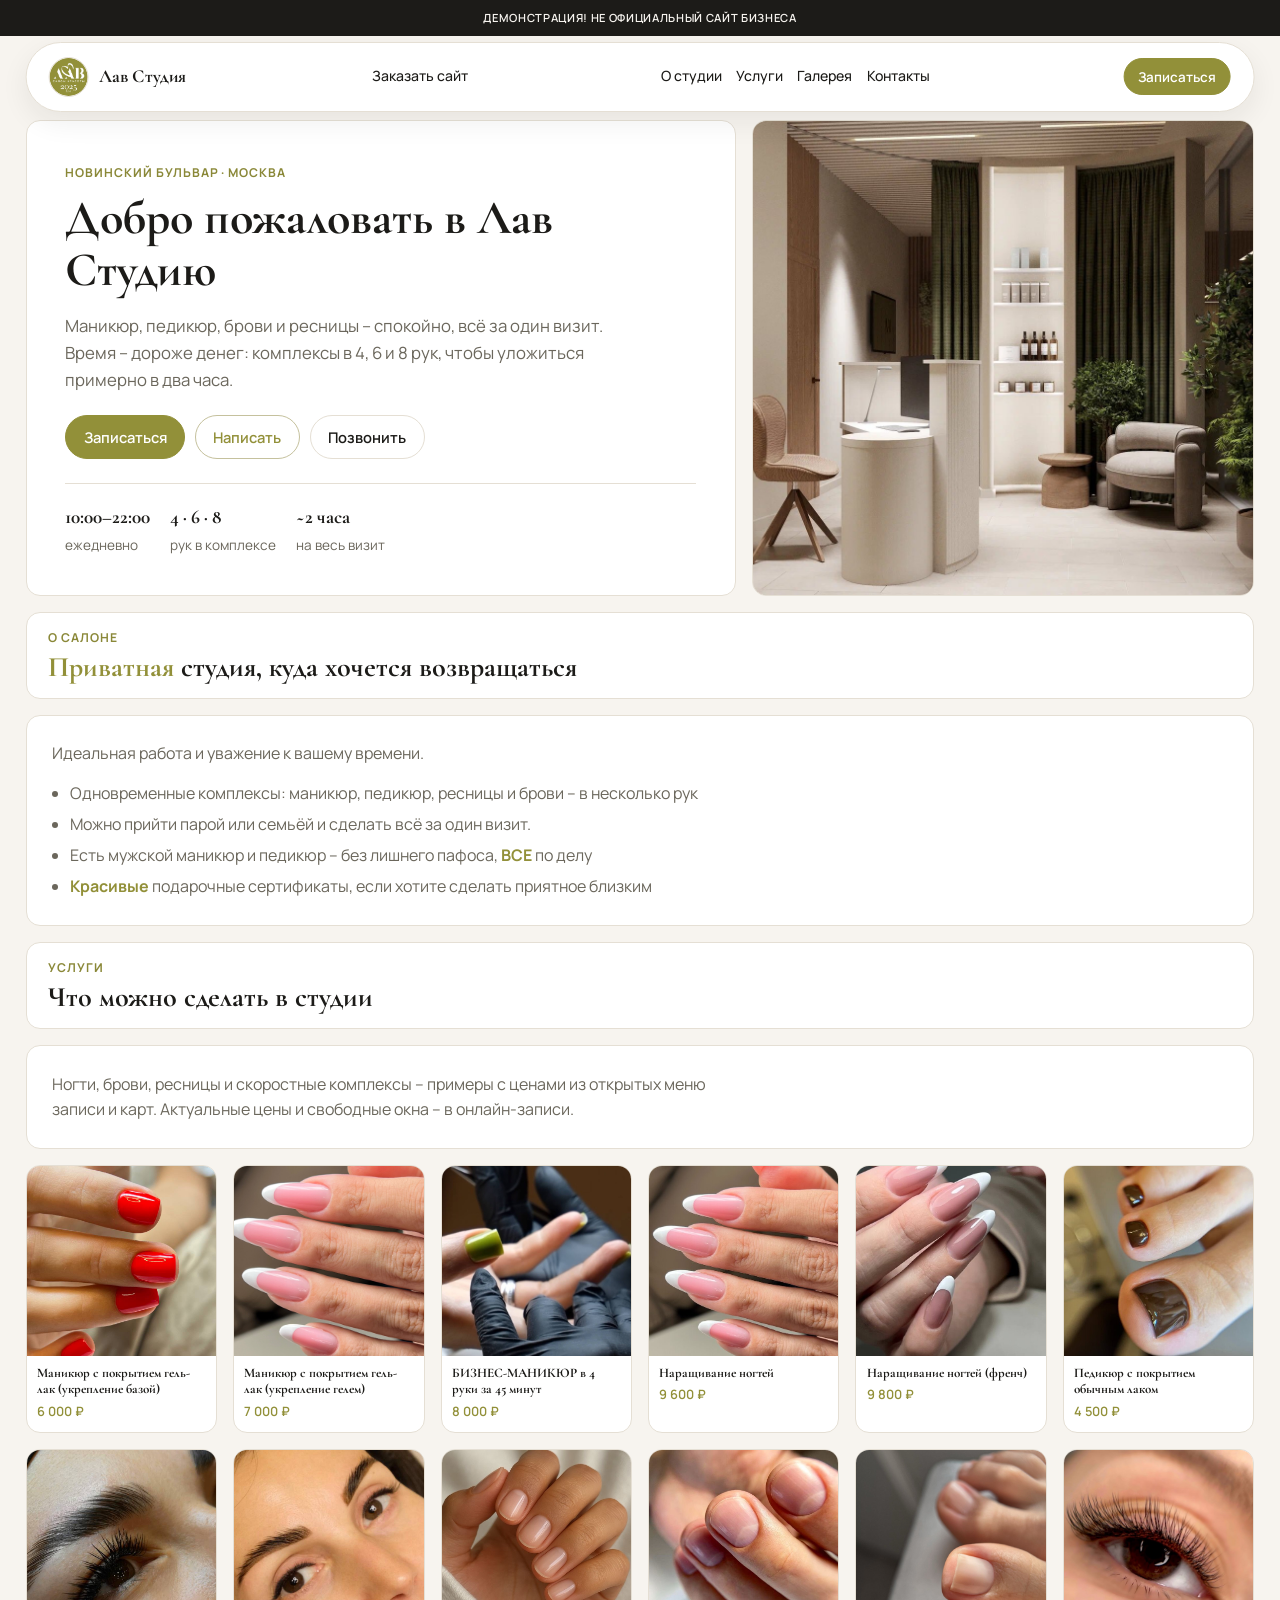
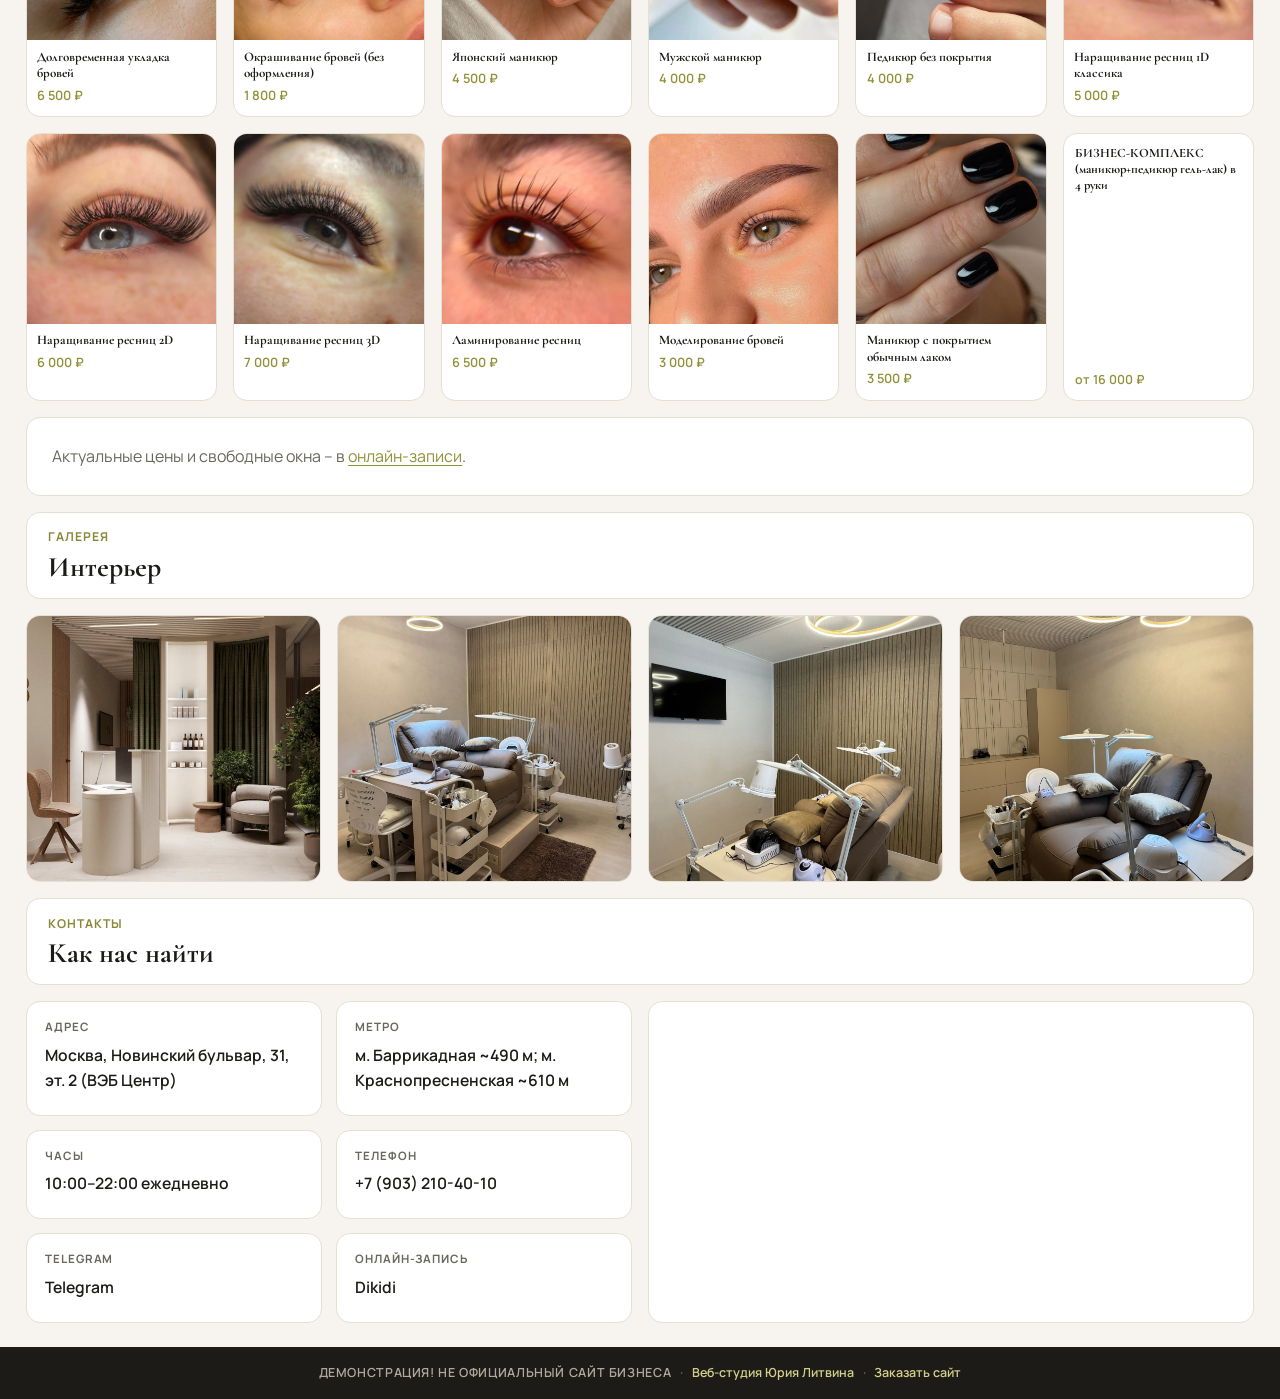
<file: index.html>
<!DOCTYPE html>
<html lang="ru">
<head>
  <meta charset="utf-8">
  <meta name="viewport" content="width=device-width, initial-scale=1.0">
  <meta name="robots" content="noindex, nofollow">
  <title>Лав Студия – салон красоты на Новинском</title>
  <meta name="description" content="Лав Студия на Новинском бульваре, 31: салон одновременной заботы – комплексы маникюра, педикюра, бровей и ресниц в 4, 6 или 8 рук. Запись ежедневно 10:00–22:00 у м. Баррикадная.">
  <meta name="theme-color" content="#929039">

  <link rel="icon" sizes="any" href="logos/favicon.ico">
  <link rel="icon" type="image/png" sizes="32x32" href="logos/favicon-32x32.png">
  <link rel="apple-touch-icon" sizes="180x180" href="logos/apple-touch-icon.png">

  <link rel="preload" href="fonts/manrope-400.ttf" as="font" type="font/ttf" crossorigin>
  <link rel="preload" href="fonts/cormorant-garamond-700.ttf" as="font" type="font/ttf" crossorigin>
  <link rel="stylesheet" href="css/fonts.css">
  <link rel="stylesheet" href="css/styles.css">
</head>
<body class="t-mosaic" id="top">
  <a class="skip-link" href="#main">К содержанию</a>

  <div class="demo-strip" role="note">ДЕМОНСТРАЦИЯ! НЕ ОФИЦИАЛЬНЫЙ САЙТ БИЗНЕСА</div>

  <header class="site-header">
    <div class="container header-inner">
      <a class="brand" href="#top">
        <img class="brand__logo" src="logos/logo.png" alt="Лав Студия" width="80" height="80">
        <span class="brand__text">
          <span class="brand__name">Лав Студия</span>
        </span>
      </a>

      <a class="order-link" href="https://litviniuv.ru/webstudio/order/?c=m4qx" rel="noopener noreferrer">Заказать сайт</a>

      <nav class="nav-desktop" aria-label="Основная навигация">
        <a href="#about">О студии</a>
        <a href="#services">Услуги</a>
        <a href="#gallery">Галерея</a>
        <a href="#contacts">Контакты</a>
      </nav>

      <div class="header-actions">
        <a class="btn btn--primary btn--sm" href="https://dikidi.ru/1859659" rel="noopener noreferrer">Записаться</a>
        <button class="burger" type="button" aria-expanded="false" aria-controls="mobile-menu" aria-label="Открыть меню">
          <span></span><span></span><span></span>
        </button>
      </div>
    </div>
  </header>

  <nav id="mobile-menu" class="nav-drawer" aria-label="Мобильное меню" hidden>
    <div class="container">
      <a href="https://litviniuv.ru/webstudio/order/?c=m4qx" rel="noopener noreferrer">Заказать сайт</a>
      <a href="#about">О студии</a>
      <a href="#services">Услуги</a>
      <a href="#gallery">Галерея</a>
      <a href="#contacts">Контакты</a>
    </div>
  </nav>

  <main id="main" class="mosaic">
    <!-- Hero: copy + interior visual (not a services/work photo). -->
    <section class="mosaic-band mosaic-band--hero">
      <article class="m-tile hero-tile">
        <p class="section__eyebrow">Новинский бульвар · Москва</p>
        <h1 id="hero-title">Добро пожаловать в Лав Студию</h1>
        <p class="lede">
          Маникюр, педикюр, брови и ресницы – спокойно, всё за один визит. Время – дороже денег: комплексы в 4, 6 и 8 рук, чтобы уложиться примерно в два часа.
        </p>
        <div class="hero__cta">
          <a class="btn btn--primary" href="https://dikidi.ru/1859659" rel="noopener noreferrer">Записаться</a>
          <a class="btn btn--soft" href="https://t.me/lav_beautysalon" rel="noopener noreferrer">Написать</a>
          <a class="btn btn--ghost" href="tel:+79032104010">Позвонить</a>
        </div>
        <div class="hero-facts">
          <div class="hero-fact"><b>10:00–22:00</b><span>ежедневно</span></div>
          <div class="hero-fact"><b>4 · 6 · 8</b><span>рук в комплексе</span></div>
          <div class="hero-fact"><b>~2 часа</b><span>на весь визит</span></div>
        </div>
      </article>
      <figure class="m-tile m-photo hero-visual">
        <img src="images/interior-01.jpg" alt="Зона ожидания салона" width="1400" height="1050" fetchpriority="high">
      </figure>
    </section>

    <!-- About: copy tiles only – no interiors -->
    <section class="mosaic-band mosaic-band--alt" aria-labelledby="about-title">
      <div class="m-tile m-head" id="about">
        <p class="section__eyebrow">О салоне</p>
        <h2 id="about-title"><span class="text-accent">Приватная</span> студия, куда хочется возвращаться</h2>
      </div>
      <article class="m-tile m-copy span-full">
        <p class="lede">Идеальная работа и уважение к вашему времени.</p>
        <ul>
          <li>Одновременные комплексы: маникюр, педикюр, ресницы и брови – в несколько рук</li>
          <li>Можно прийти парой или семьёй и сделать всё за один визит.</li>
          <li>Есть мужской маникюр и педикюр – без лишнего пафоса, <span class="text-accent">ВСЕ</span> по делу</li>
          <li><span class="text-accent">Красивые</span> подарочные сертификаты, если хотите сделать приятное близким</li>
        </ul>
      </article>
    </section>

    <!-- Services: 17 photo tiles (work-01..17) + 1 text tile = 18 -->
    <section class="mosaic-band" aria-labelledby="services-title">
      <div class="m-tile m-head" id="services">
        <p class="section__eyebrow">Услуги</p>
        <h2 id="services-title">Что можно сделать в студии</h2>
      </div>
      <article class="m-tile m-copy span-full">
        <p class="lede">Ногти, брови, ресницы и скоростные комплексы – примеры с ценами из открытых меню записи и карт. Актуальные цены и свободные окна – в онлайн-записи.</p>
      </article>

      <div class="m-services-pack">
        <article class="m-priced">
          <img src="images/work-01.jpg" alt="Маникюр с покрытием гель-лак, укрепление базой" width="720" height="722" loading="lazy">
          <div class="m-priced__body">
            <h3>Маникюр с покрытием гель-лак (укрепление базой)</h3>
            <p class="price">6 000 ₽</p>
          </div>
        </article>
        <article class="m-priced">
          <img src="images/work-02.jpg" alt="Маникюр с покрытием гель-лак, укрепление гелем" width="900" height="900" loading="lazy">
          <div class="m-priced__body">
            <h3>Маникюр с покрытием гель-лак (укрепление гелем)</h3>
            <p class="price">7 000 ₽</p>
          </div>
        </article>
        <article class="m-priced">
          <img src="images/work-03.jpg" alt="Бизнес-маникюр в 4 руки за 45 минут" width="900" height="900" loading="lazy">
          <div class="m-priced__body">
            <h3>БИЗНЕС-МАНИКЮР в 4 руки за 45 минут</h3>
            <p class="price">8 000 ₽</p>
          </div>
        </article>
        <article class="m-priced">
          <img src="images/work-04.jpg" alt="Наращивание ногтей миндаль" width="506" height="900" loading="lazy">
          <div class="m-priced__body">
            <h3>Наращивание ногтей</h3>
            <p class="price">9 600 ₽</p>
          </div>
        </article>
        <article class="m-priced">
          <img src="images/work-05.jpg" alt="Наращивание ногтей френч" width="506" height="900" loading="lazy">
          <div class="m-priced__body">
            <h3>Наращивание ногтей (френч)</h3>
            <p class="price">9 800 ₽</p>
          </div>
        </article>
        <article class="m-priced">
          <img src="images/work-06.jpg" alt="Педикюр с покрытием обычным лаком" width="506" height="900" loading="lazy">
          <div class="m-priced__body">
            <h3>Педикюр с покрытием обычным лаком</h3>
            <p class="price">4 500 ₽</p>
          </div>
        </article>
        <article class="m-priced">
          <img src="images/work-07.jpg" alt="Долговременная укладка бровей" width="900" height="900" loading="lazy">
          <div class="m-priced__body">
            <h3>Долговременная укладка бровей</h3>
            <p class="price">6 500 ₽</p>
          </div>
        </article>
        <article class="m-priced">
          <img src="images/work-08.jpg" alt="Окрашивание бровей" width="900" height="900" loading="lazy">
          <div class="m-priced__body">
            <h3>Окрашивание бровей (без оформления)</h3>
            <p class="price">1 800 ₽</p>
          </div>
        </article>
        <article class="m-priced">
          <img src="images/work-09.jpg" alt="Японский маникюр" width="900" height="900" loading="lazy">
          <div class="m-priced__body">
            <h3>Японский маникюр</h3>
            <p class="price">4 500 ₽</p>
          </div>
        </article>
        <article class="m-priced">
          <img src="images/work-10.jpg" alt="Мужской маникюр" width="900" height="900" loading="lazy">
          <div class="m-priced__body">
            <h3>Мужской маникюр</h3>
            <p class="price">4 000 ₽</p>
          </div>
        </article>
        <article class="m-priced">
          <img src="images/work-11.jpg" alt="Педикюр без покрытия" width="900" height="900" loading="lazy">
          <div class="m-priced__body">
            <h3>Педикюр без покрытия</h3>
            <p class="price">4 000 ₽</p>
          </div>
        </article>
        <article class="m-priced">
          <img src="images/work-12.jpg" alt="Наращивание ресниц 1D классика" width="900" height="900" loading="lazy">
          <div class="m-priced__body">
            <h3>Наращивание ресниц 1D классика</h3>
            <p class="price">5 000 ₽</p>
          </div>
        </article>
        <article class="m-priced">
          <img src="images/work-13.jpg" alt="Наращивание ресниц 2D" width="900" height="900" loading="lazy">
          <div class="m-priced__body">
            <h3>Наращивание ресниц 2D</h3>
            <p class="price">6 000 ₽</p>
          </div>
        </article>
        <article class="m-priced">
          <img src="images/work-14.jpg" alt="Наращивание ресниц 3D" width="900" height="900" loading="lazy">
          <div class="m-priced__body">
            <h3>Наращивание ресниц 3D</h3>
            <p class="price">7 000 ₽</p>
          </div>
        </article>
        <article class="m-priced">
          <img src="images/work-15.jpg" alt="Ламинирование ресниц" width="900" height="900" loading="lazy">
          <div class="m-priced__body">
            <h3>Ламинирование ресниц</h3>
            <p class="price">6 500 ₽</p>
          </div>
        </article>
        <article class="m-priced">
          <img src="images/work-16.jpg" alt="Моделирование бровей" width="900" height="900" loading="lazy">
          <div class="m-priced__body">
            <h3>Моделирование бровей</h3>
            <p class="price">3 000 ₽</p>
          </div>
        </article>
        <article class="m-priced">
          <img src="images/work-17.jpg" alt="Маникюр с покрытием обычным лаком" width="900" height="900" loading="lazy">
          <div class="m-priced__body">
            <h3>Маникюр с покрытием обычным лаком</h3>
            <p class="price">3 500 ₽</p>
          </div>
        </article>

        <article class="m-svc">
          <h3>БИЗНЕС-КОМПЛЕКС (маникюр+педикюр гель-лак) в 4 руки</h3>
          <p class="price">от 16 000 ₽</p>
        </article>
      </div>

      <article class="m-tile m-copy span-full">
        <p class="lede services-note">Актуальные цены и свободные окна – в <a href="https://dikidi.ru/1859659" rel="noopener noreferrer">онлайн-записи</a>.</p>
      </article>
    </section>

    <!-- Gallery: interiors only -->
    <section class="mosaic-band mosaic-band--alt" aria-labelledby="gallery-title">
      <div class="m-tile m-head" id="gallery">
        <p class="section__eyebrow">Галерея</p>
        <h2 id="gallery-title">Интерьер</h2>
      </div>
      <div class="m-gallery-pack">
        <figure class="m-tile m-photo">
          <img src="images/interior-01.jpg" alt="Зона ожидания салона" width="1400" height="1050" loading="lazy">
          <figcaption>Зона ожидания</figcaption>
        </figure>
        <figure class="m-tile m-photo">
          <img src="images/interior-02.jpg" alt="Рабочая зона с реклайнерами" width="1400" height="1050" loading="lazy">
          <figcaption>Рабочая зона</figcaption>
        </figure>
        <figure class="m-tile m-photo">
          <img src="images/interior-03.jpg" alt="Кабинет маникюра и педикюра" width="1400" height="1050" loading="lazy">
          <figcaption>Маникюр и педикюр</figcaption>
        </figure>
        <figure class="m-tile m-photo">
          <img src="images/interior-04.jpg" alt="Кресло-реклайнер с экраном" width="1400" height="1050" loading="lazy">
          <figcaption>Реклайнер с экраном</figcaption>
        </figure>
      </div>
    </section>

    <!-- Contacts -->
    <section class="mosaic-band mosaic-band--alt mosaic-band--contacts" aria-labelledby="contacts-title">
      <div class="m-tile m-head" id="contacts">
        <p class="section__eyebrow">Контакты</p>
        <h2 id="contacts-title">Как нас найти</h2>
      </div>
      <div class="m-contacts-facts">
        <article class="m-tile m-fact">
          <b>Адрес</b>
          <span class="val">Москва, Новинский бульвар, 31, эт. 2 (ВЭБ Центр)</span>
        </article>
        <article class="m-tile m-fact">
          <b>Метро</b>
          <span class="val">м. Баррикадная ~490 м; м. Краснопресненская ~610 м</span>
        </article>
        <article class="m-tile m-fact">
          <b>Часы</b>
          <span class="val">10:00–22:00 ежедневно</span>
        </article>
        <article class="m-tile m-fact">
          <b>Телефон</b>
          <a class="val" href="tel:+79032104010">+7 (903) 210-40-10</a>
        </article>
        <article class="m-tile m-fact">
          <b>Telegram</b>
          <a class="val" href="https://t.me/lav_beautysalon" rel="noopener noreferrer">Telegram</a>
        </article>
        <article class="m-tile m-fact">
          <b>Онлайн-запись</b>
          <a class="val" href="https://dikidi.ru/1859659" rel="noopener noreferrer">Dikidi</a>
        </article>
      </div>
      <div class="m-tile m-map" aria-label="Карта проезда">
        <iframe
          title="Лав Студия на Яндекс Картах"
          src="https://yandex.ru/map-widget/v1/?oid=202141686630&amp;ol=biz&amp;lang=ru_RU"
          width="560"
          height="400"
          loading="lazy"
          allowfullscreen></iframe>
      </div>
    </section>
  </main>

  <footer class="site-footer">
    <div class="container">
      <p class="footer-bar">
        <span class="footer-demo">ДЕМОНСТРАЦИЯ! НЕ ОФИЦИАЛЬНЫЙ САЙТ БИЗНЕСА</span>
        <span class="footer-sep" aria-hidden="true">·</span>
        <a class="footer-studio" href="https://litviniuv.ru/" rel="noopener noreferrer">Веб-студия Юрия Литвина</a>
        <span class="footer-sep" aria-hidden="true">·</span>
        <a class="footer-order" href="https://litviniuv.ru/webstudio/order/?c=m4qx" rel="noopener noreferrer">Заказать сайт</a>
      </p>
    </div>
  </footer>

  <script src="js/main.js" defer></script>
</body>
</html>
</file>
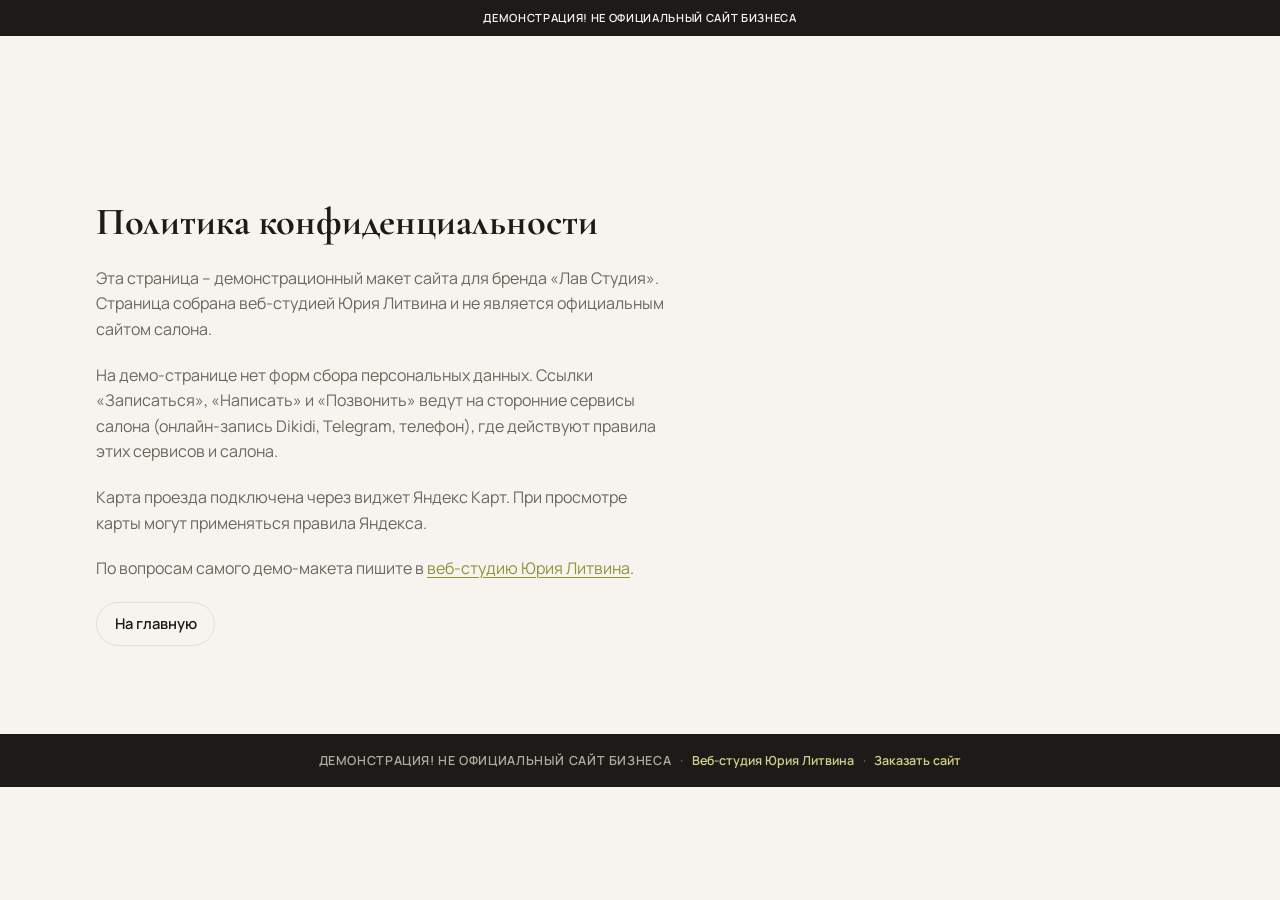
<file: privacy-policy/index.html>
<!DOCTYPE html>
<html lang="ru">
<head>
  <meta charset="utf-8">
  <meta name="viewport" content="width=device-width, initial-scale=1.0">
  <meta name="robots" content="noindex, nofollow">
  <title>Политика конфиденциальности – Лав Студия</title>
  <meta name="description" content="Краткая политика конфиденциальности демо-страницы Лав Студии.">
  <meta name="theme-color" content="#929039">
  <link rel="icon" sizes="any" href="../logos/favicon.ico">
  <link rel="icon" type="image/png" sizes="32x32" href="../logos/favicon-32x32.png">
  <link rel="apple-touch-icon" sizes="180x180" href="../logos/apple-touch-icon.png">
  <link rel="stylesheet" href="../css/fonts.css">
  <link rel="stylesheet" href="../css/styles.css">
</head>
<body>
  <div class="demo-strip" role="note">ДЕМОНСТРАЦИЯ! НЕ ОФИЦИАЛЬНЫЙ САЙТ БИЗНЕСА</div>
  <main class="page-simple">
    <div class="container">
      <h1>Политика конфиденциальности</h1>
      <p>Эта страница – демонстрационный макет сайта для бренда «Лав Студия». Страница собрана веб-студией Юрия Литвина и не является официальным сайтом салона.</p>
      <p>На демо-странице нет форм сбора персональных данных. Ссылки «Записаться», «Написать» и «Позвонить» ведут на сторонние сервисы салона (онлайн-запись Dikidi, Telegram, телефон), где действуют правила этих сервисов и салона.</p>
      <p>Карта проезда подключена через виджет Яндекс Карт. При просмотре карты могут применяться правила Яндекса.</p>
      <p>По вопросам самого демо-макета пишите в <a href="https://litviniuv.ru" rel="noopener noreferrer">веб-студию Юрия Литвина</a>.</p>
      <a class="btn btn--ghost" href="../">На главную</a>
    </div>
  </main>
  <footer class="site-footer">
    <div class="container">
      <p class="footer-bar">
        <span class="footer-demo">ДЕМОНСТРАЦИЯ! НЕ ОФИЦИАЛЬНЫЙ САЙТ БИЗНЕСА</span>
        <span class="footer-sep" aria-hidden="true">·</span>
        <a class="footer-studio" href="https://litviniuv.ru/" rel="noopener noreferrer">Веб-студия Юрия Литвина</a>
        <span class="footer-sep" aria-hidden="true">·</span>
        <a class="footer-order" href="https://litviniuv.ru/webstudio/order/?c=m4qx" rel="noopener noreferrer">Заказать сайт</a>
      </p>
    </div>
  </footer>
</body>
</html>
</file>
<file: css/fonts.css>
/* Self-hosted: Cormorant Garamond (display) + Manrope (body) */

@font-face {
  font-family: "Cormorant Garamond";
  font-style: normal;
  font-weight: 600;
  font-display: swap;
  src: url("../fonts/cormorant-garamond-600.ttf") format("truetype");
}

@font-face {
  font-family: "Cormorant Garamond";
  font-style: normal;
  font-weight: 700;
  font-display: swap;
  src: url("../fonts/cormorant-garamond-700.ttf") format("truetype");
}

@font-face {
  font-family: "Manrope";
  font-style: normal;
  font-weight: 400;
  font-display: swap;
  src: url("../fonts/manrope-400.ttf") format("truetype");
}

@font-face {
  font-family: "Manrope";
  font-style: normal;
  font-weight: 500;
  font-display: swap;
  src: url("../fonts/manrope-500.ttf") format("truetype");
}

@font-face {
  font-family: "Manrope";
  font-style: normal;
  font-weight: 600;
  font-display: swap;
  src: url("../fonts/manrope-600.ttf") format("truetype");
}

@font-face {
  font-family: "Manrope";
  font-style: normal;
  font-weight: 700;
  font-display: swap;
  src: url("../fonts/manrope-700.ttf") format("truetype");
}

:root {
  --font-display: "Cormorant Garamond", "Times New Roman", Times, Georgia, serif;
  --font-body: "Manrope", system-ui, -apple-system, "Segoe UI", Roboto, "Helvetica Neue", Arial, sans-serif;
}
</file>
<file: css/styles.css>
/* Лав Студия · t-mosaic · cream/ink/olive from m4qx
 *
 * Breakpoints (documented):
 *   ≤1023px  – mobile/tablet stack matching site-1 feel
 *              (padding ~3.1rem, alt surfaces, svc/gallery at 480/768/960)
 *   ≥960px   – desktop nav (burger hidden), like site-1
 *   ≥1024px  – desktop mosaic grid (body.t-mosaic / main.mosaic)
 */

:root {
  --bg: #f7f4ef;
  --surface: #ffffff;
  --ink: #1c1b18;
  --text: #1c1b18;
  --muted: #6b675c;
  --accent: #8a8838;
  --accent-strong: #929039;
  --accent-hover: #6f6d2c;
  --blush: #d9cfc4;
  --taupe: #a89f92;
  --line: #e5dfd4;
  --shadow: 0 10px 28px rgba(28, 27, 24, 0.07);
  --radius: 16px;
  --radius-sm: 10px;
  --radius-md: 14px;
  --header-h: 4.25rem;
  --demo-h: 2.25rem;
  --max: 68rem;
  --focus: 0 0 0 3px rgba(138, 136, 56, 0.4);
  --z-strip: 140;
  --z-header: 130;
  --z-drawer: 125;
}

*,
*::before,
*::after {
  box-sizing: border-box;
}

html {
  scroll-behavior: smooth;
  scroll-padding-top: 6rem;
}

body {
  margin: 0;
  font-family: var(--font-body);
  font-size: 1rem;
  line-height: 1.6;
  color: var(--text);
  background: var(--bg);
  overflow-x: hidden;
  padding-top: calc(var(--demo-h) + var(--header-h));
}

img {
  max-width: 100%;
  height: auto;
  display: block;
}

a {
  color: var(--accent-strong);
  text-decoration-thickness: 1px;
  text-underline-offset: 0.18em;
}

a:hover {
  color: var(--accent-hover);
}

:focus {
  outline: none;
}

:focus-visible {
  outline: none;
  box-shadow: var(--focus);
  border-radius: 4px;
}

.skip-link {
  position: absolute;
  left: -9999px;
  top: 0;
  z-index: 1000;
  background: var(--ink);
  color: #fff;
  padding: 0.5rem 1rem;
}

.skip-link:focus {
  left: 0.5rem;
  top: 0.5rem;
}

.container {
  width: min(100% - 2rem, var(--max));
  margin-inline: auto;
}

.demo-strip {
  position: fixed;
  top: 0;
  left: 0;
  right: 0;
  z-index: var(--z-strip);
  min-height: var(--demo-h);
  display: flex;
  align-items: center;
  justify-content: center;
  padding: 0.4rem 0.75rem;
  background: var(--ink);
  color: var(--bg);
  font-size: 0.7rem;
  font-weight: 600;
  letter-spacing: 0.06em;
  text-transform: uppercase;
  text-align: center;
  line-height: 1.3;
}

.site-header {
  position: fixed;
  left: 0;
  right: 0;
  width: 100%;
  top: var(--demo-h);
  z-index: var(--z-header);
  background: rgba(247, 244, 239, 0.92);
  backdrop-filter: blur(10px);
  border-bottom: 1px solid var(--line);
}

.site-header.is-menu-open {
  background: var(--bg);
  backdrop-filter: none;
}

.header-inner {
  display: flex;
  align-items: center;
  justify-content: space-between;
  gap: 0.6rem;
  min-height: var(--header-h);
  padding-block: 0.5rem;
}

.brand {
  display: flex;
  align-items: center;
  gap: 0.6rem;
  min-width: 0;
  color: inherit;
  text-decoration: none;
}

.brand:hover {
  color: inherit;
}

.brand__logo {
  width: 2.5rem;
  height: 2.5rem;
  border-radius: 50%;
  object-fit: cover;
  background: var(--surface);
  border: 1px solid var(--line);
  flex-shrink: 0;
}

.brand__text {
  min-width: 0;
}

.brand__name {
  display: block;
  font-family: var(--font-display);
  font-weight: 700;
  font-size: 1.15rem;
  line-height: 1.15;
  letter-spacing: 0.01em;
  white-space: nowrap;
  overflow: hidden;
  text-overflow: ellipsis;
}

.header-actions {
  display: flex;
  align-items: center;
  gap: 0.45rem;
  flex-shrink: 0;
  margin-left: auto;
}

.nav-desktop {
  display: none;
}

.nav-desktop a {
  color: var(--text);
  text-decoration: none;
  font-size: 0.88rem;
  font-weight: 500;
  padding: 0.35rem 0.4rem;
}

.nav-desktop a:hover {
  color: var(--accent-strong);
}

.order-link {
  display: none;
  color: var(--text);
  text-decoration: none;
  font-size: 0.88rem;
  font-weight: 500;
  white-space: nowrap;
  padding: 0.35rem 0.4rem;
  border-bottom: 1px solid transparent;
}

.order-link:hover {
  color: var(--accent-strong);
  text-decoration: underline;
  text-underline-offset: 0.2em;
}

.btn {
  display: inline-flex;
  align-items: center;
  justify-content: center;
  gap: 0.4rem;
  min-height: 2.75rem;
  padding: 0.55rem 1.1rem;
  border-radius: 999px;
  border: 1px solid transparent;
  font: inherit;
  font-weight: 600;
  font-size: 0.92rem;
  line-height: 1.2;
  text-decoration: none;
  cursor: pointer;
  transition: background 0.15s ease, color 0.15s ease, border-color 0.15s ease;
}

.btn:hover {
  text-decoration: none;
}

.btn--primary {
  background: var(--accent-strong);
  color: #fff;
  border-color: var(--accent-strong);
}

.btn--primary:hover {
  background: var(--accent-hover);
  border-color: var(--accent-hover);
  color: #fff;
}

.btn--ghost {
  background: transparent;
  color: var(--text);
  border-color: var(--line);
}

.btn--ghost:hover {
  border-color: var(--accent);
  color: var(--text);
  background: var(--surface);
}

.btn--soft {
  background: var(--surface);
  color: var(--accent-strong);
  border-color: color-mix(in srgb, var(--accent) 35%, var(--line));
}

.btn--soft:hover {
  background: #faf8f3;
  color: var(--accent-hover);
}

.btn--sm {
  min-height: 2.35rem;
  padding: 0.35rem 0.85rem;
  font-size: 0.84rem;
}

.burger {
  width: 2.65rem;
  height: 2.65rem;
  border: 1px solid var(--line);
  border-radius: 999px;
  background: var(--surface);
  display: inline-flex;
  flex-direction: column;
  align-items: center;
  justify-content: center;
  gap: 5px;
  cursor: pointer;
  padding: 0;
}

.burger span {
  display: block;
  width: 1.05rem;
  height: 2px;
  background: var(--text);
  border-radius: 1px;
  transition: transform 0.2s ease, opacity 0.2s ease;
}

.burger[aria-expanded="true"] span:nth-child(1) {
  transform: translateY(7px) rotate(45deg);
}

.burger[aria-expanded="true"] span:nth-child(2) {
  opacity: 0;
}

.burger[aria-expanded="true"] span:nth-child(3) {
  transform: translateY(-7px) rotate(-45deg);
}


/* Mobile menu open: lock page; chrome already fixed so no sticky jump */
html.is-menu-open {
  overflow: hidden;
  overscroll-behavior: none;
}

body.is-menu-open {
  position: fixed;
  left: 0;
  right: 0;
  width: 100%;
  overflow: hidden;
  overscroll-behavior: none;
  touch-action: none;
}

body.is-menu-open .nav-drawer {
  touch-action: pan-y;
}

.nav-drawer {
  position: fixed;
  top: calc(var(--demo-h) + var(--header-h));
  left: 0;
  right: 0;
  z-index: var(--z-drawer);
  display: none;
  max-height: calc(100vh - var(--demo-h) - var(--header-h));
  overflow-y: auto;
  background: var(--bg);
  border-bottom: 1px solid var(--line);
  box-shadow: var(--shadow);
  padding: 0.5rem 0 1.25rem;
}

.nav-drawer[hidden] {
  display: none !important;
}

.nav-drawer.is-open {
  display: block !important;
  -webkit-overflow-scrolling: touch;
  overscroll-behavior: contain;
}

.nav-drawer a {
  display: block;
  padding: 0.85rem 0;
  color: var(--text);
  text-decoration: none;
  font-weight: 500;
  border-bottom: 1px solid var(--line);
}

.nav-drawer a:hover {
  color: var(--accent-strong);
}

.nav-drawer .btn {
  width: 100%;
  margin-top: 1rem;
}

.section__eyebrow {
  display: inline-block;
  margin: 0 0 0.55rem;
  color: var(--accent);
  font-size: 0.76rem;
  font-weight: 700;
  letter-spacing: 0.08em;
  text-transform: uppercase;
}

.text-accent {
  color: var(--accent-strong);
  font-weight: 700;
}

/* ------------------------------------------------------------------ */
/* Mobile / tablet stack (≤1023px) – site-1 structure & spacing       */
/* ------------------------------------------------------------------ */

.mosaic {
  display: block;
  width: 100%;
  margin: 0;
  padding: 0;
}

.mosaic-band {
  padding: 3.1rem 0;
  width: 100%;
}

.mosaic-band--hero {
  padding: 2.4rem 0 3rem;
  position: relative;
  overflow: hidden;
}

.mosaic-band--hero::before {
  content: "";
  position: absolute;
  inset: auto -20% -40% 35%;
  height: 70%;
  background:
    radial-gradient(circle at 30% 40%, rgba(146, 144, 57, 0.14), transparent 55%),
    radial-gradient(circle at 70% 60%, rgba(168, 159, 146, 0.2), transparent 50%);
  pointer-events: none;
}

.mosaic-band--alt {
  background: var(--surface);
}

.mosaic-band > .m-tile,
.mosaic-band > .m-services-pack,
.mosaic-band > .m-gallery-pack,
.mosaic-band > .m-contacts-facts {
  width: min(100% - 2rem, var(--max));
  margin-inline: auto;
}

.mosaic-band > .m-tile + .m-tile,
.mosaic-band > .m-tile + .m-services-pack,
.mosaic-band > .m-tile + .m-gallery-pack,
.mosaic-band > .m-tile + .m-contacts-facts,
.mosaic-band > .m-services-pack + .m-tile,
.mosaic-band > .m-gallery-pack + .m-tile,
.mosaic-band > .m-contacts-facts + .m-tile {
  margin-top: 1rem;
}

.mosaic-band--hero > .m-tile {
  position: relative;
  z-index: 1;
}

.m-tile {
  margin: 0;
  background: var(--surface);
  border: 1px solid var(--line);
  border-radius: var(--radius-md);
  overflow: hidden;
  min-width: 0;
}

.m-head {
  padding: 0;
  display: flex;
  flex-direction: column;
  justify-content: center;
  gap: 0.25rem;
  scroll-margin-top: 6rem;
  background: transparent;
  border: 0;
  border-radius: 0;
  overflow: visible;
}

.m-head .section__eyebrow {
  margin-bottom: 0;
}

.m-head h2 {
  margin: 0;
  font-family: var(--font-display);
  font-size: clamp(1.7rem, 4vw, 2.35rem);
  font-weight: 700;
  line-height: 1.15;
}

.hero-tile {
  padding: 0;
  background: transparent;
  border: 0;
  border-radius: 0;
  overflow: visible;
}

.hero-tile h1 {
  margin: 0 0 1rem;
  font-family: var(--font-display);
  font-size: clamp(1.85rem, 6vw, 3rem);
  font-weight: 700;
  line-height: 1.1;
}

.hero-tile .lede {
  margin: 0 0 1.35rem;
  color: var(--muted);
  font-size: 1.05rem;
  max-width: 36rem;
}

.hero__cta {
  display: flex;
  flex-wrap: wrap;
  gap: 0.6rem;
  margin-bottom: 0.25rem;
}

.hero-facts {
  display: flex;
  flex-wrap: wrap;
  gap: 1rem 1.25rem;
  margin-top: 1.5rem;
  padding-top: 1.1rem;
  border-top: 1px solid var(--line);
}

.hero-fact b {
  display: block;
  font-family: var(--font-display);
  font-size: 1.2rem;
  font-weight: 700;
}

.hero-fact span {
  display: block;
  font-size: 0.85rem;
  color: var(--muted);
  margin-top: 0.15rem;
}

/* Mobile hero card = work shot (not interior) */
.hero-visual {
  margin-top: 1.75rem !important;
  box-shadow: var(--shadow);
}

.hero-visual img {
  width: 100%;
  aspect-ratio: 4 / 3;
  min-height: 0;
  object-fit: cover;
  background: #ebe6dc;
}

.m-photo {
  min-height: 0;
}

.m-photo img {
  width: 100%;
  height: auto;
  min-height: 0;
  aspect-ratio: 4 / 3;
  object-fit: cover;
  background: #ebe6dc;
}

.m-photo figcaption {
  padding: 0.65rem 0.85rem 0.85rem;
  font-size: 0.85rem;
  color: var(--muted);
}

.m-copy {
  padding: 0;
  display: flex;
  flex-direction: column;
  justify-content: center;
  background: transparent;
  border: 0;
  border-radius: 0;
  overflow: visible;
}

.m-copy h2 {
  margin: 0 0 0.75rem;
  font-family: var(--font-display);
  font-size: clamp(1.35rem, 3.5vw, 1.85rem);
  font-weight: 700;
}

.m-copy .lede,
.m-copy p {
  margin: 0;
  color: var(--muted);
  max-width: 42rem;
}

.m-copy ul {
  margin: 0.85rem 0 0;
  padding-left: 1.1rem;
  color: var(--muted);
}

.m-copy li + li {
  margin-top: 0.35rem;
}

.services-note {
  margin-top: 0.25rem;
}

/* Dense services grid – mobile like site-1 service-grid */
.m-services-pack {
  display: grid;
  grid-template-columns: 1fr;
  gap: 0.85rem;
}

.m-priced {
  display: flex;
  flex-direction: column;
  margin: 0;
  background: var(--surface);
  border: 1px solid var(--line);
  border-radius: var(--radius-md);
  overflow: hidden;
  min-width: 0;
  box-shadow: var(--shadow);
}

.m-priced img {
  width: 100%;
  aspect-ratio: 1 / 1;
  object-fit: cover;
  background: #ebe6dc;
}

.m-priced__body {
  padding: 0.75rem 0.85rem 0.9rem;
  display: flex;
  flex-direction: column;
  gap: 0.3rem;
  flex: 1;
}

.m-priced h3 {
  margin: 0;
  font-family: var(--font-display);
  font-size: 0.95rem;
  font-weight: 700;
  line-height: 1.25;
}

.m-priced .price {
  margin: 0;
  color: var(--accent-strong);
  font-weight: 600;
  font-size: 0.88rem;
}

/* Compact text-only service tiles */
.m-svc {
  margin: 0;
  padding: 0.75rem 0.85rem;
  display: flex;
  flex-direction: column;
  justify-content: space-between;
  gap: 0.4rem;
  background: var(--surface);
  border: 1px solid var(--line);
  border-radius: var(--radius-md);
  min-width: 0;
  box-shadow: var(--shadow);
}

.m-svc h3 {
  margin: 0;
  font-family: var(--font-display);
  font-size: 0.88rem;
  font-weight: 700;
  line-height: 1.25;
}

.m-svc .price {
  margin: 0;
  color: var(--accent-strong);
  font-weight: 600;
  font-size: 0.85rem;
}

.m-gallery-pack {
  display: grid;
  grid-template-columns: 1fr;
  gap: 0.85rem;
}

.m-gallery-pack .m-tile {
  width: 100%;
  margin: 0;
  box-shadow: var(--shadow);
}

.m-fact {
  padding: 1rem 1.15rem;
}

.m-fact b {
  display: block;
  font-size: 0.72rem;
  letter-spacing: 0.08em;
  text-transform: uppercase;
  color: var(--muted);
  margin-bottom: 0.4rem;
}

.m-fact .val,
.m-fact a.val {
  font-size: 0.98rem;
  font-weight: 600;
  color: var(--text);
  text-decoration: none;
}

.m-fact a.val:hover {
  color: var(--accent-strong);
}

/* Contacts facts pack: stacks on mobile; left column on desktop */
.m-contacts-facts {
  display: grid;
  grid-template-columns: 1fr;
  gap: 0.85rem;
  width: min(100% - 2rem, var(--max));
  margin-inline: auto;
}

.m-contacts-facts > .m-tile {
  width: 100%;
  margin-inline: 0;
}

.m-map {
  min-height: 260px;
  border-radius: var(--radius);
  overflow: hidden;
  box-shadow: var(--shadow);
}

.m-map iframe {
  display: block;
  width: 100%;
  height: 100%;
  min-height: 260px;
  border: 0;
}

.site-footer {
  padding: 1.1rem 0;
  background: var(--ink);
  color: #f3efe8;
}

.site-footer a {
  color: #d4d08a;
  text-decoration: none;
}

.site-footer a:hover {
  color: #fff;
  text-decoration: underline;
}

.footer-bar {
  margin: 0;
  display: flex;
  flex-wrap: wrap;
  align-items: center;
  justify-content: center;
  gap: 0.35rem 0.55rem;
  text-align: center;
  font-size: 0.78rem;
  line-height: 1.4;
}

.footer-demo {
  margin: 0;
  letter-spacing: 0.05em;
  text-transform: uppercase;
  font-weight: 600;
  color: #b0aa9c;
}

.footer-sep {
  color: #6f6a60;
  font-weight: 600;
}

.footer-studio,
.footer-order {
  margin: 0;
  font-weight: 600;
  white-space: nowrap;
}

.page-simple {
  min-height: 70vh;
  display: grid;
  align-content: center;
  padding: 3rem 0;
}

.page-simple h1 {
  margin: 0 0 0.75rem;
  font-family: var(--font-display);
  font-size: clamp(1.8rem, 5vw, 2.4rem);
}

.page-simple p {
  margin: 0 0 1.25rem;
  color: var(--muted);
  max-width: 36rem;
}

@media (max-width: 360px) {
  .footer-bar {
    font-size: 0.7rem;
    gap: 0.25rem 0.4rem;
  }
}

/* site-1 parity: 2-col services/gallery from 480 */
@media (min-width: 480px) {
  .m-services-pack {
    grid-template-columns: repeat(2, minmax(0, 1fr));
  }

  .m-gallery-pack {
    grid-template-columns: repeat(2, minmax(0, 1fr));
  }
}

@media (min-width: 768px) {
  .mosaic-band--hero {
    display: grid;
    grid-template-columns: 1.1fr 0.9fr;
    align-items: center;
    gap: 2rem;
    width: min(100% - 2rem, var(--max));
    margin-inline: auto;
    padding-inline: 0;
  }

  .mosaic-band--hero::before {
    inset: auto -10% -30% 50%;
  }

  .mosaic-band--hero > .m-tile,
  .mosaic-band--hero > .hero-visual {
    width: auto;
    margin-inline: 0;
  }

  .hero-visual {
    margin-top: 0 !important;
  }

  .m-services-pack {
    grid-template-columns: repeat(3, minmax(0, 1fr));
  }

  .m-gallery-pack {
    grid-template-columns: repeat(2, minmax(0, 1fr));
  }

  .mosaic-band--contacts {
    display: grid;
    grid-template-columns: 1fr;
    row-gap: 0.85rem;
    width: 100%;
    padding-inline: max(1rem, calc((100% - var(--max)) / 2));
    box-sizing: border-box;
  }

  .mosaic-band--contacts .m-head {
    grid-column: 1 / -1;
    width: auto;
    margin-inline: 0;
  }

  .mosaic-band--contacts .m-contacts-facts {
    width: auto;
    margin-inline: 0;
    grid-template-columns: repeat(2, minmax(0, 1fr));
    gap: 0.85rem;
  }

  .mosaic-band--contacts .m-tile {
    width: auto;
    margin-inline: 0;
    margin-top: 0;
  }

  .mosaic-band--contacts .m-map {
    grid-column: 1 / -1;
    min-height: 320px;
  }

  .mosaic-band--contacts .m-map iframe {
    min-height: 320px;
  }
}

/* site-1: desktop nav from 960; gallery 4-col */
@media (min-width: 960px) {
  .burger {
    display: none;
  }

  .order-link {
    display: inline;
    flex-shrink: 0;
  }

  .nav-desktop {
    display: flex;
    align-items: center;
    gap: 0.1rem;
    margin-right: 0.5rem;
  }

  .header-actions {
    margin-left: 0;
  }

  .header-inner {
    gap: 0.75rem;
  }

  .nav-drawer {
    display: none !important;
  }

  .m-gallery-pack {
    grid-template-columns: repeat(4, minmax(0, 1fr));
  }

  .m-services-pack {
    grid-template-columns: repeat(3, minmax(0, 1fr));
  }
}

/* ------------------------------------------------------------------ */
/* Desktop mosaic ≥1024px – t-mosaic grid                             */
/* ------------------------------------------------------------------ */
@media (min-width: 1024px) {
  html {
    scroll-padding-top: 7.5rem;
  }

  .m-head {
    scroll-margin-top: 7.5rem;
  }

  .mosaic-band--hero::before {
    content: none;
  }

  /* Pill header keeps position:fixed from menu fix; center without left/right stretch */
  .site-header {
    left: 50%;
    right: auto;
    width: min(1600px, calc(100% - 2 * clamp(1rem, 2vw, 2rem)));
    transform: translateX(-50%);
    margin: 0;
    top: calc(var(--demo-h) + 0.35rem);
    border: 1px solid var(--line);
    border-radius: 999px;
    box-shadow: var(--shadow);
    background: var(--surface);
    backdrop-filter: none;
  }

  .site-header .container {
    width: 100%;
  }

  .header-inner {
    padding-inline: 1.4rem;
    width: 100%;
  }

  .mosaic {
    display: grid;
    grid-template-columns: repeat(12, minmax(0, 1fr));
    gap: 1rem;
    max-width: 1600px;
    padding: 1rem clamp(1rem, 2vw, 2rem) 1.5rem;
    width: 100%;
    margin-inline: auto;
  }

  /* Bands dissolve so children join mosaic grid */
  .mosaic-band {
    display: contents;
    padding: 0;
    background: transparent;
  }

  .mosaic-band > .m-tile,
  .mosaic-band > .m-services-pack,
  .mosaic-band > .m-gallery-pack,
  .mosaic-band > .m-contacts-facts {
    width: auto;
    margin-inline: 0;
  }

  .mosaic-band > .m-tile + .m-tile,
  .mosaic-band > .m-tile + .m-services-pack,
  .mosaic-band > .m-tile + .m-gallery-pack,
  .mosaic-band > .m-tile + .m-contacts-facts,
  .mosaic-band > .m-services-pack + .m-tile,
  .mosaic-band > .m-gallery-pack + .m-tile,
  .mosaic-band > .m-contacts-facts + .m-tile {
    margin-top: 0;
  }

  .m-tile {
    background: var(--surface);
    border: 1px solid var(--line);
    border-radius: var(--radius-md);
    overflow: hidden;
  }

  .m-head {
    grid-column: span 12;
    padding: 0.9rem 1.35rem;
    background: var(--surface);
    border: 1px solid var(--line);
    border-radius: var(--radius-md);
    overflow: hidden;
  }

  .m-head h2 {
    font-size: clamp(1.4rem, 2.2vw, 1.9rem);
  }

  .hero-tile {
    grid-column: span 7;
    padding: clamp(1.4rem, 3vw, 2.4rem);
    background: var(--surface);
    border: 1px solid var(--line);
    border-radius: var(--radius-md);
    overflow: hidden;
  }

  .hero-visual {
    grid-column: span 5;
    margin-top: 0 !important;
    min-height: 280px;
    box-shadow: none;
  }

  .hero-visual img {
    width: 100%;
    height: 100%;
    min-height: 280px;
    aspect-ratio: auto;
    object-fit: cover;
  }

  .m-copy {
    grid-column: span 6;
    padding: clamp(1.25rem, 2vw, 1.85rem);
    background: var(--surface);
    border: 1px solid var(--line);
    border-radius: var(--radius-md);
    overflow: hidden;
  }

  .m-copy.span-full {
    grid-column: span 12;
  }

  /* Services: pack dissolves into 12-col mosaic; span 2 = exactly 6 per row (18 = 3 rows). */
  .m-services-pack {
    display: contents;
  }

  .m-services-pack > .m-priced,
  .m-services-pack > .m-svc {
    grid-column: span 2;
    min-width: 0;
    box-shadow: none;
  }

  .m-priced__body {
    padding: 0.55rem 0.65rem 0.7rem;
    gap: 0.2rem;
  }

  .m-priced h3 {
    font-size: 0.82rem;
  }

  .m-priced .price {
    font-size: 0.8rem;
  }

  .m-svc {
    padding: 0.65rem 0.7rem;
    min-height: 5.5rem;
  }

  .m-svc h3 {
    font-size: 0.8rem;
  }

  .m-svc .price {
    font-size: 0.78rem;
  }

  .m-gallery-pack {
    grid-column: span 12;
    display: grid;
    grid-template-columns: repeat(4, minmax(0, 1fr));
    gap: 1rem;
  }

  .m-gallery-pack .m-tile {
    box-shadow: none;
  }

  .m-gallery-pack .m-photo img {
    min-height: 200px;
    height: 100%;
    aspect-ratio: 4 / 3;
  }

  /* Contacts: left 6 cols = six fact mosaics (2×3); right 6 cols = map */
  .m-contacts-facts {
    grid-column: span 6;
    width: auto;
    margin-inline: 0;
    display: grid;
    grid-template-columns: repeat(2, minmax(0, 1fr));
    gap: 1rem;
    align-content: stretch;
  }

  .m-contacts-facts > .m-fact {
    grid-column: auto;
    box-shadow: none;
    height: 100%;
  }

  .m-map {
    grid-column: span 6;
    min-height: 100%;
    align-self: stretch;
    box-shadow: none;
  }

  .m-map iframe {
    min-height: 100%;
    height: 100%;
  }

  /* Reset contacts tablet grid when band is contents */
  .mosaic-band--contacts {
    display: contents;
    width: auto;
    margin: 0;
    padding: 0;
  }

  .mosaic-band--contacts .m-head {
    grid-column: span 12;
  }

  .mosaic-band--contacts .m-contacts-facts {
    grid-column: span 6;
  }

  .mosaic-band--contacts .m-map {
    grid-column: span 6;
  }
}

@media (prefers-reduced-motion: reduce) {
  html {
    scroll-behavior: auto;
  }

  *,
  *::before,
  *::after {
    transition: none !important;
    animation: none !important;
  }
}
</file>
